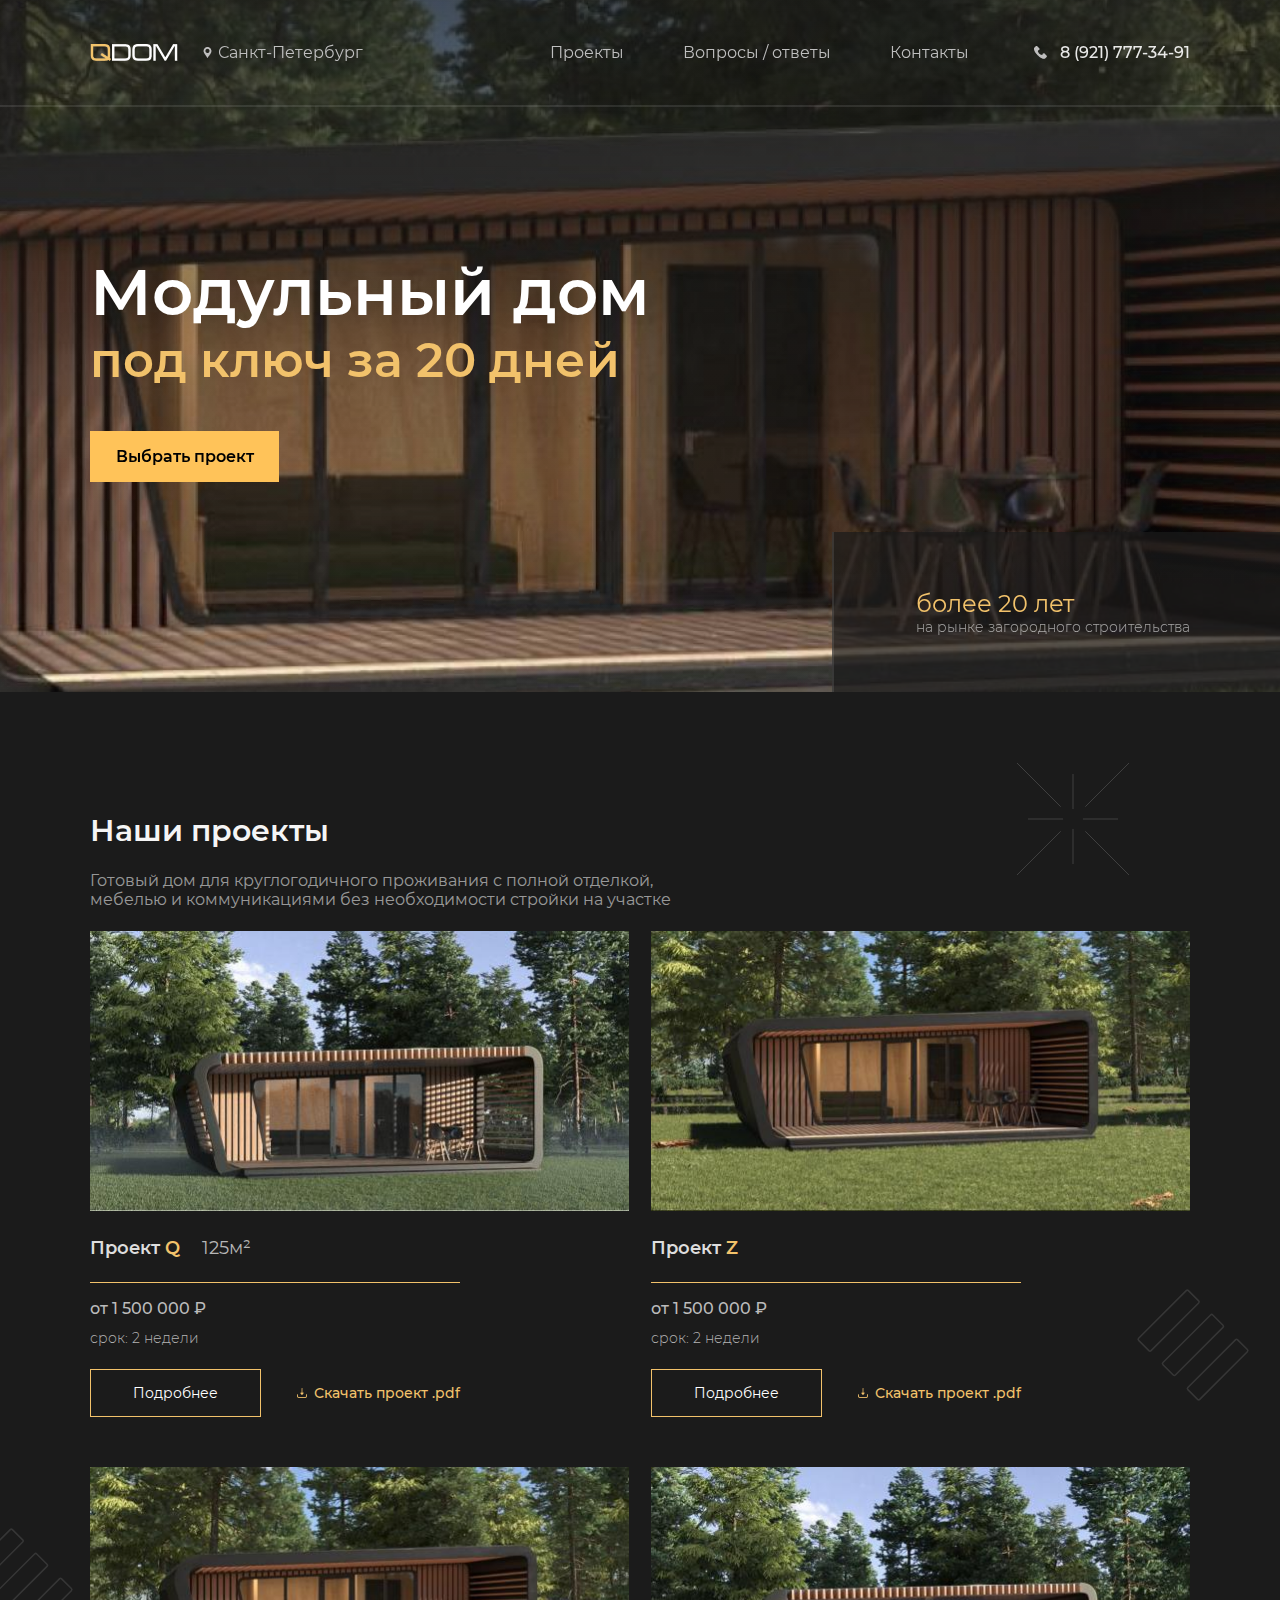
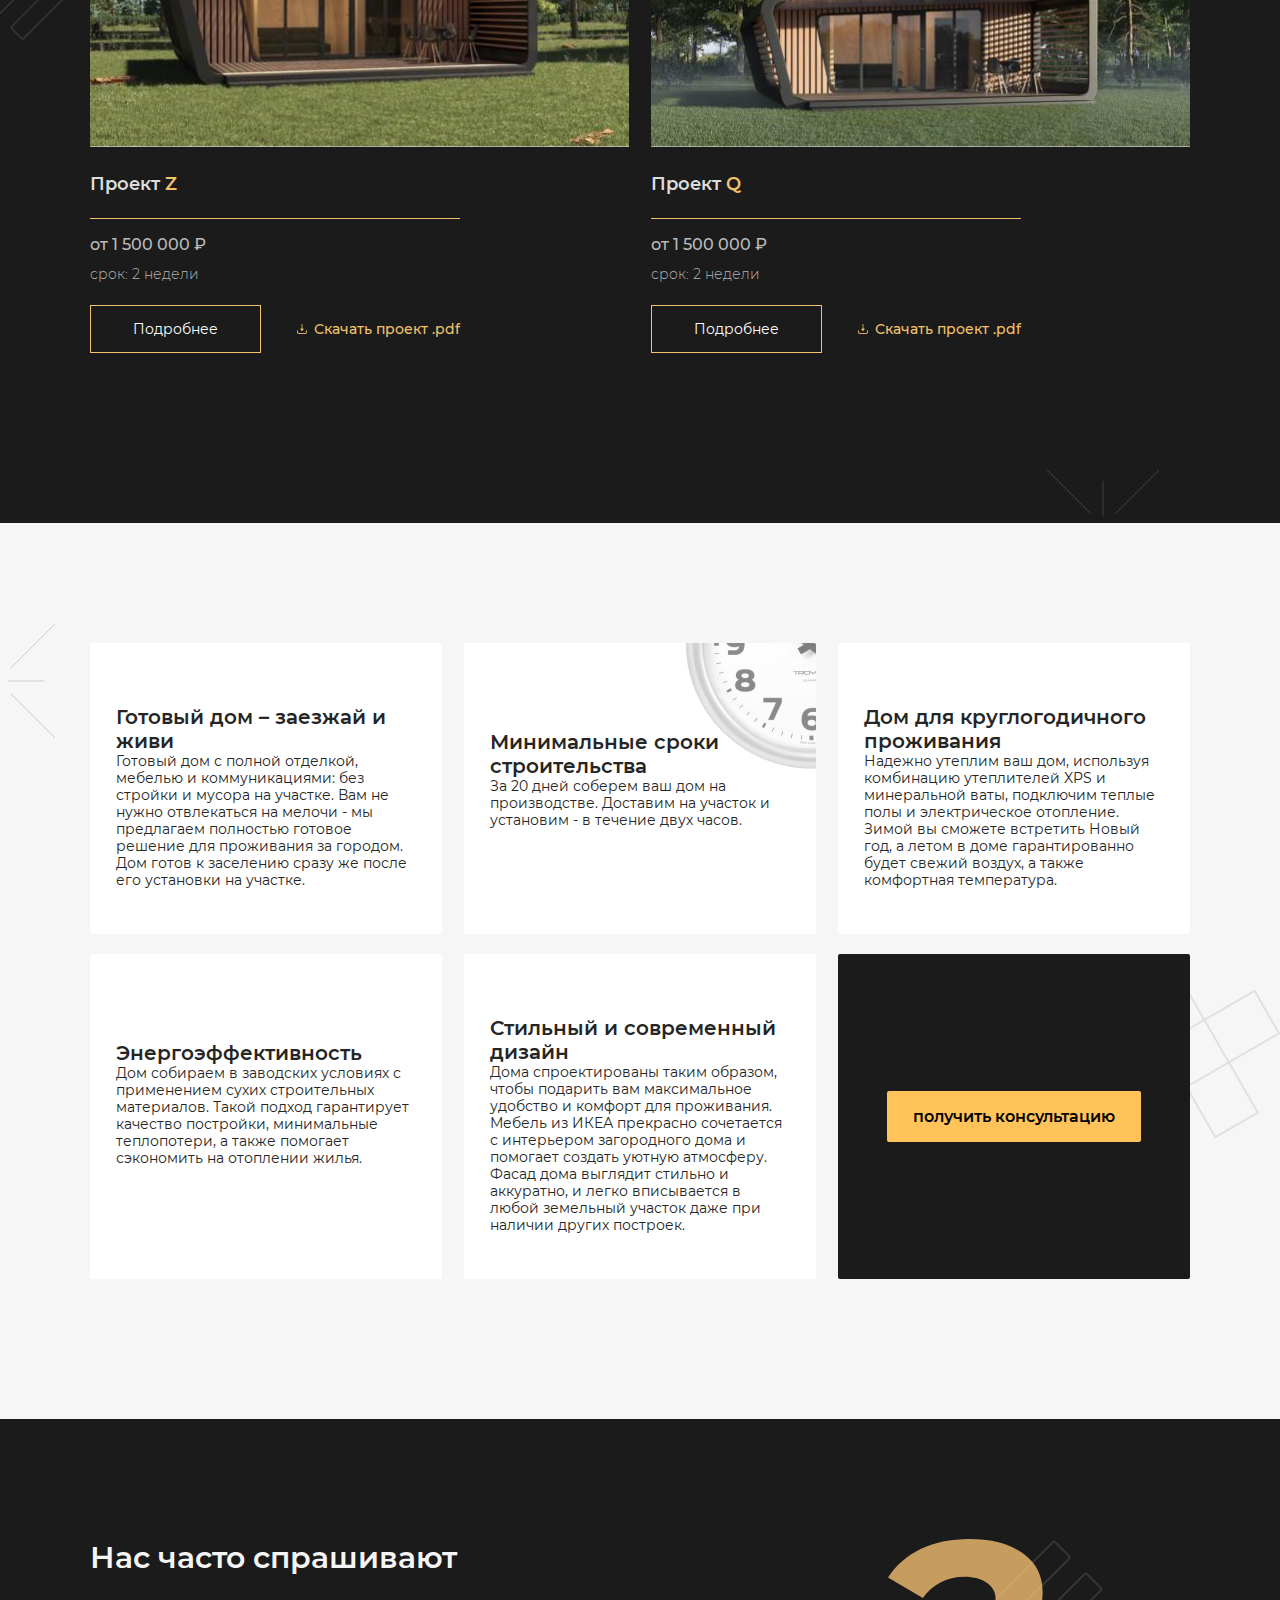
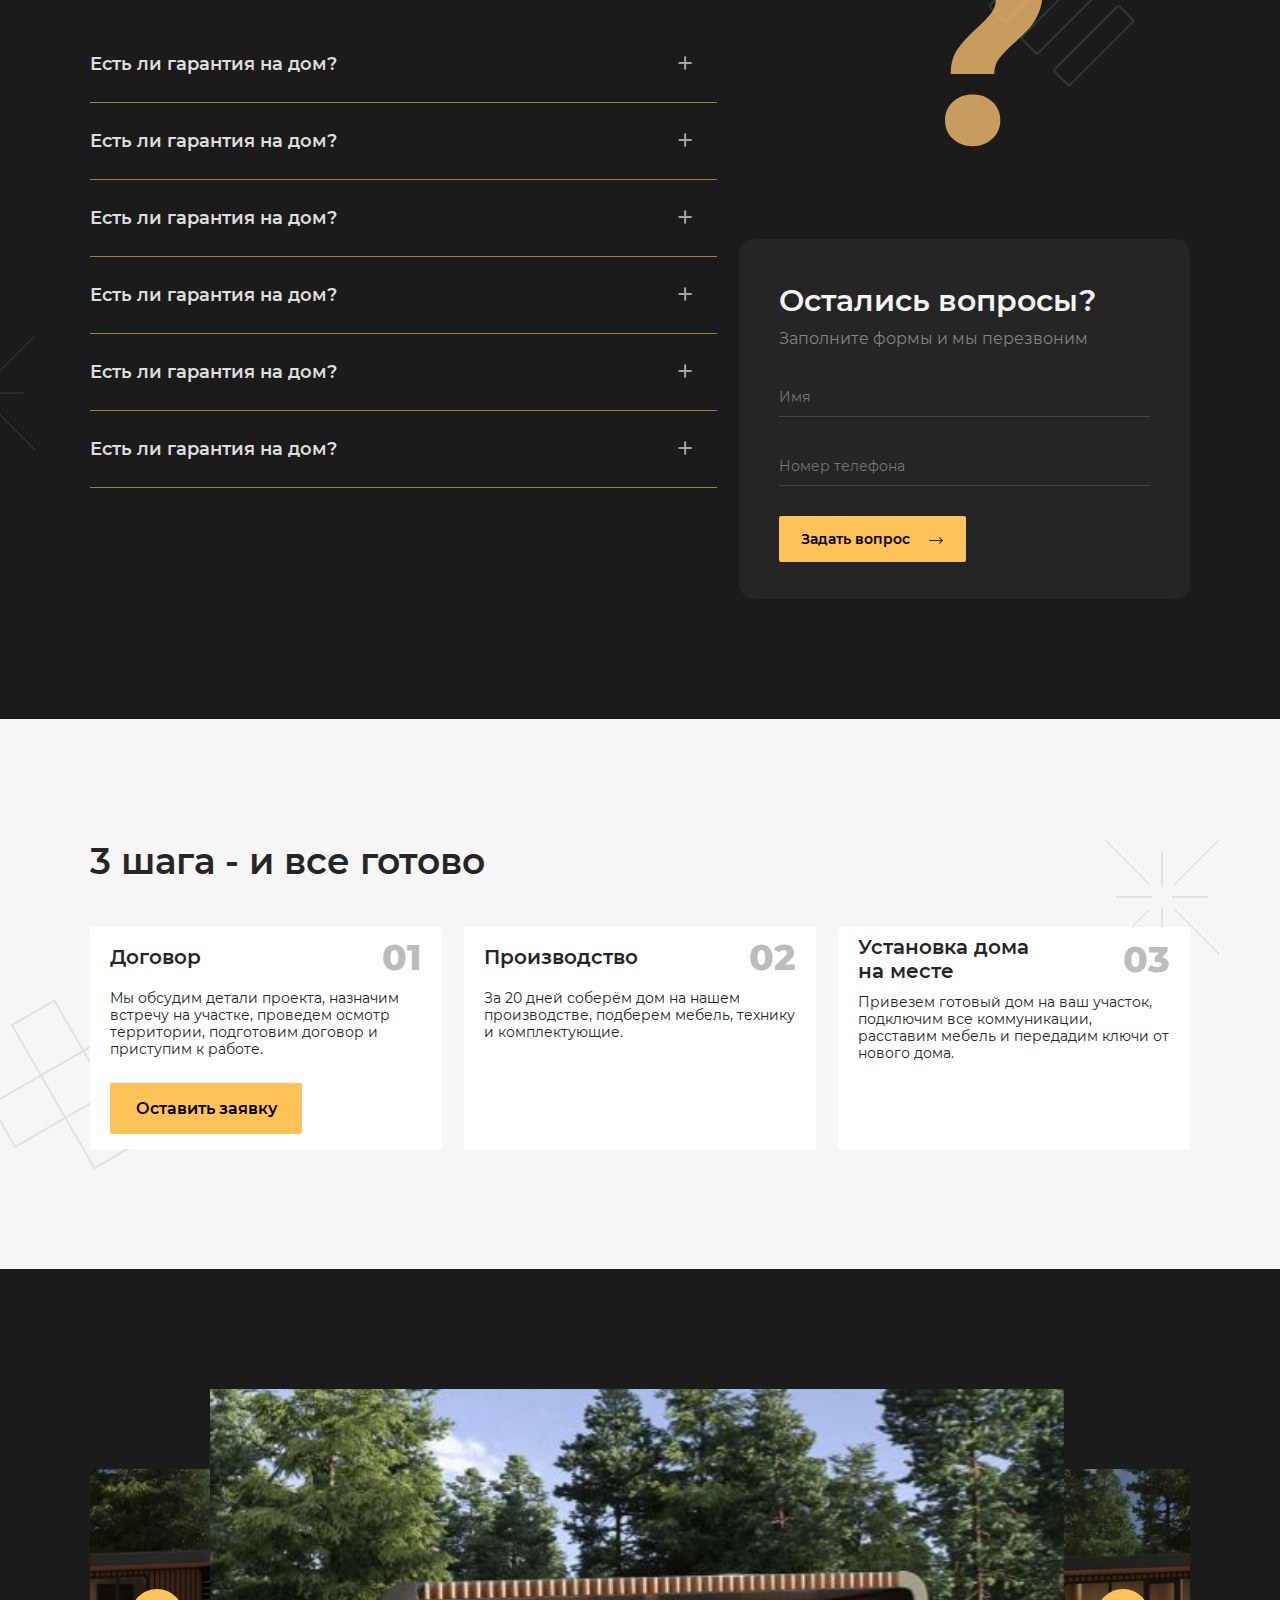
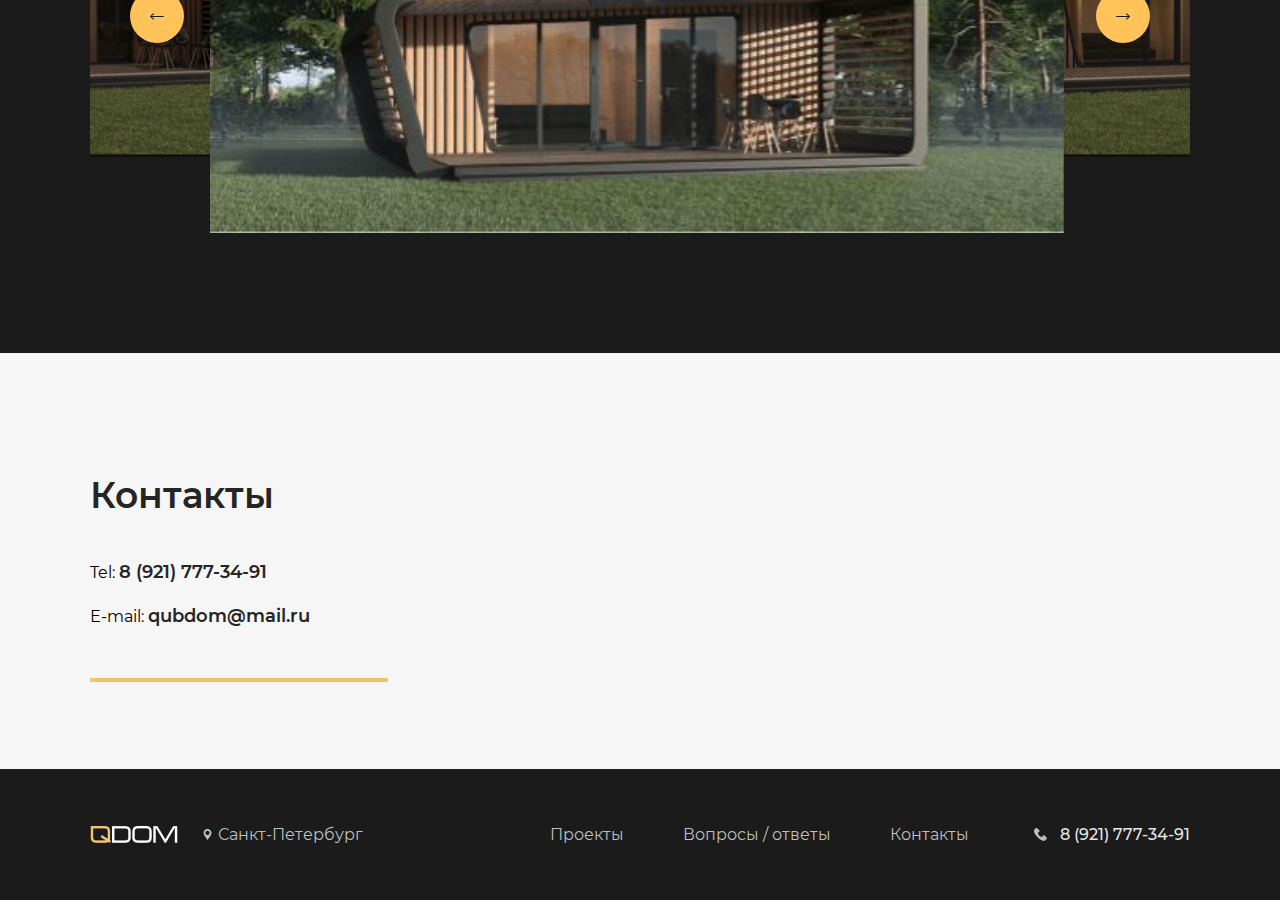
<file: index.html>
<!DOCTYPE html>
<html lang="en">
<head>
    <meta charset="UTF-8">
    <meta name="viewport" content="width=device-width, initial-scale=1.0">
    <link rel="stylesheet" href="./lib/css/owl.carousel.min.css">
    <link rel="stylesheet" href="./lib/css/owl.theme.default.min.css">
    <link rel="stylesheet" href="./style.min.css">
    <title>QDOM</title>
</head>
<body>

    <div class="popup-fon"></div>
    <div class="popup">
        <div class="popup-close">
            <span></span>
            <span></span>
        </div>
        <h2>Получить консультацию</h2>
        <p>Заполните формы и мы перезвоним</p>
        <form id="popupForm">
            <input type="text" placeholder="Имя" required>
            <input type="text" id="numbersPopup" placeholder="Номер телефона" required>
            <button class="btn">
                Задать вопрос
                <img src="./img/arrow.svg" alt="">
            </button>
        </form>
    </div>

    <header>
        <section>
            <div class="header-in">
                <div class="header-left">
                    <img src="./img/logo.png" alt="">
                    <div class="place">
                        <img src="./img/place.png" alt="">
                        <p class="desktopNumber">Санкт-Петербург</p>
                        <p class="mobileNumber">Спб</p>
                    </div>
                </div>
                <div class="burger">
                    <span></span>
                    <span></span>
                    <span></span>
                </div>
                <div class="header-right">
                    <nav>
                        <a class="productSlide" href="#">Проекты</a>
                        <a class="faqSlide" href="#">Вопросы / ответы</a>
                        <a class="contactSlide" href="#">Контакты</a>
                    </nav>
                    <a href="tel:8 (921) 777-34-91" class="number">
                        <img src="./img/number.png" alt="">
                        <p>8 (921) 777-34-91</p>
                    </a>
                </div>
            </div>
        </section>
    </header>

    <main>
        <div class="first-slide">
            <div class="first-slide--bg"></div>
            <div class="first-slide--info">
                <div>
                    <p>более 20 лет</p>
                    <span>на рынке загородного строительства</span>
                </div>
            </div>
            <section>
                <div class="first-slide-title">
                    <h1>Модульный дом</h1>
                    <p>под ключ за 20 дней</p>
                    <a href="#" class="btn productSlide">Выбрать проект</a>
                </div>
            </section>
            <div class="first-slide-slider owl-carousel owl-theme">
                <img src="./img/tmp/bg.jpg" alt="bg">
                <img src="./img/tmp/bg.jpg" alt="bg">
                <img src="./img/tmp/bg.jpg" alt="bg">
                <img src="./img/tmp/bg.jpg" alt="bg">
                <img src="./img/tmp/bg.jpg" alt="bg">
            </div>
        </div>

        <div class="wrapper wrapper-dark" id="product">
            <section>
                <img class="mobileElemHidden mobileElemHidden0" src="./img/decore-star.svg" alt="decore">
                <img class="mobileElemHidden mobileElemHidden1" src="./img/decore-star.svg" alt="decore">
                <img class="mobileElemHidden mobileElemHidden2" src="./img/decore-stripes.svg" alt="decore">
                <img class="mobileElemHidden mobileElemHidden3" src="./img/decore-stripes.svg" alt="decore">
                <h2>Наши проекты</h2>
                <p class="light">Готовый дом для круглогодичного проживания с полной отделкой, мебелью и коммуникациями без необходимости стройки на участке</p>
                <div class="product-wrapper">
                    <article>
                        <img class="article-img--product" src="./img/tmp/product1.jpg" alt="">
                        <div class="article-info">
                            <div class="article-title">
                                <h3>Проект <span>Q</span></h3>
                                <p>125м²</p>
                            </div>
                            <p class="article-rub">от 1 500 000 ₽</p>
                            <span class="article-time">срок: 2 недели</span>
                            <div class="article-link">
                                <a href="product.html" class="btn dark">Подробнее</a>
                                <a href="" class="download" download>
                                    <div>
                                        <img class="download-img" src="./img/download.png" alt="">
                                        <img class="download-img--hover" src="./img/download_hover.png" alt="">
                                    </div>
                                    Скачать проект .pdf
                                </a>
                            </div>
                        </div>
                    </article>

                    <article>
                        <img class="article-img--product" src="./img/tmp/product2.jpg" alt="">
                        <div class="article-info">
                            <div class="article-title">
                                <h3>Проект <span>Z</span></h3>
                            </div>
                            <p class="article-rub">от 1 500 000 ₽</p>
                            <span class="article-time">срок: 2 недели</span>
                            <div class="article-link">
                                <a href="product.html" class="btn dark">Подробнее</a>
                                <a href="" class="download" download>
                                    <div>
                                        <img class="download-img" src="./img/download.png" alt="">
                                        <img class="download-img--hover" src="./img/download_hover.png" alt="">
                                    </div>
                                    Скачать проект .pdf
                                </a>
                            </div>
                        </div>
                    </article>

                    <article>
                        <img class="article-img--product" src="./img/tmp/product3.jpg" alt="">
                        <div class="article-info">
                            <div class="article-title">
                                <h3>Проект <span>Z</span></h3>
                            </div>
                            <p class="article-rub">от 1 500 000 ₽</p>
                            <span class="article-time">срок: 2 недели</span>
                            <div class="article-link">
                                <a href="product.html" class="btn dark">Подробнее</a>
                                <a href="" class="download" download>
                                    <div>
                                        <img class="download-img" src="./img/download.png" alt="">
                                        <img class="download-img--hover" src="./img/download_hover.png" alt="">
                                    </div>
                                    Скачать проект .pdf
                                </a>
                            </div>
                        </div>
                    </article>

                    <article>
                        <img class="article-img--product" src="./img/tmp/product4.jpg" alt="">
                        <div class="article-info">
                            <div class="article-title">
                                <h3>Проект <span>Q</span></h3>
                            </div>
                            <p class="article-rub">от 1 500 000 ₽</p>
                            <span class="article-time">срок: 2 недели</span>
                            <div class="article-link">
                                <a href="product.html" class="btn dark">Подробнее</a>
                                <a href="" class="download" download>
                                    <div>
                                        <img class="download-img" src="./img/download.png" alt="">
                                        <img class="download-img--hover" src="./img/download_hover.png" alt="">
                                    </div>
                                    Скачать проект .pdf
                                </a>
                            </div>
                        </div>
                    </article>
                </div>
            </section>
        </div>

        <div class="wrapper">
            <section>
                <img class="mobileElemHidden mobileElemHidden4" src="./img/decore-star--dark.svg" alt="decore">
                <img class="mobileElemHidden mobileElemHidden5" src="./img/union.svg" alt="decore">
                <div class="advantage-wrapper">
                    <div class="advantage-elem">
                        <h3>Готовый дом – заезжай и живи</h3>
                        <p>Готовый дом с полной отделкой, мебелью и коммуникациями: без стройки и мусора на участке.
                             Вам не нужно отвлекаться на мелочи - мы предлагаем полностью готовое решение для проживания за городом.
                             Дом готов к заселению сразу же после его установки на участке.</p>
                    </div>
                    <div class="advantage-elem">
                        <img class="advantage-elem--img" src="./img/time.png" alt="">
                        <h3>Минимальные сроки строительства</h3>
                        <p>За 20 дней соберем ваш дом на производстве. Доставим на участок и установим - в течение двух часов.</p>
                    </div>
                    <div class="advantage-elem">
                        <h3>Дом для круглогодичного проживания</h3>
                        <p>Надежно утеплим ваш дом, используя комбинацию утеплителей XPS и минеральной ваты, подключим теплые полы и электрическое отопление.
                             Зимой вы сможете встретить Новый год, а летом в доме гарантированно будет свежий воздух, а также комфортная температура.</p>
                    </div>
                    <div class="advantage-elem">
                        <h3>Энергоэффективность</h3>
                        <p>Дом собираем в заводских условиях с применением сухих строительных материалов.
                             Такой подход гарантирует качество постройки, минимальные теплопотери, а также помогает сэкономить на отоплении жилья.</p>
                    </div>
                    <div class="advantage-elem">
                        <h3>Стильный и современный дизайн</h3>
                        <p>Дома спроектированы таким образом, чтобы подарить вам максимальное удобство и комфорт для проживания.
                             Мебель из ИКЕА прекрасно сочетается с интерьером загородного дома и помогает создать уютную атмосферу.
                             Фасад дома выглядит стильно и аккуратно, и легко вписывается в любой земельный участок даже при наличии других построек.</p>
                    </div>
                    <div class="advantage-elem advantage-elem--dark">
                        <a class="btn popupOpen">получить консультацию</a>
                    </div>
                </div>
            </section>
        </div>

        <div class="wrapper wrapper-dark" id="faq">
            <section>
                <img class="mobileElemHidden mobileElemHidden8" src="./img/decore-star.svg" alt="">
                <div class="faq-section">
                    <div class="faq-left">
                        <h2 class="light">Нас часто спрашивают</h2>
                        <div class="faq-wrapper">
                            <label>
                                <input type="checkbox" name="faq">
                                <div>
                                    <div class="faq-title">
                                        <h3>Есть ли гарантия на дом?</h3>
                                        <div>
                                            <img src="./img/faq.svg" alt="faq-open-close">
                                        </div>
                                    </div>
                                    <p class="faq-text">Каркас из массива дерева хвойных пород. Стены: комбинация утеплителей XPS и минеральной ваты.
                                         Внутренняя отделка: пол - шпунтованная доска из массива дерева, стены и потолок:
                                          массив дерева крашеный в светлые тона.
                                           Остекление: деревянные рамы стеклопакеты.</p>
                                </div>
                                <div class="line"></div>
                            </label>
    
                            <label>
                                <input type="checkbox" name="faq">
                                <div>
                                    <div class="faq-title">
                                        <h3>Есть ли гарантия на дом?</h3>
                                        <div>
                                            <img src="./img/faq.svg" alt="faq-open-close">
                                        </div>
                                    </div>
                                    <p class="faq-text">Каркас из массива дерева хвойных пород. Стены: комбинация утеплителей XPS и минеральной ваты.
                                         Внутренняя отделка: пол - шпунтованная доска из массива дерева, стены и потолок:
                                          массив дерева крашеный в светлые тона.
                                           Остекление: деревянные рамы стеклопакеты.</p>
                                </div>
                                <div class="line"></div>
                            </label>
    
                            <label>
                                <input type="checkbox" name="faq">
                                <div>
                                    <div class="faq-title">
                                        <h3>Есть ли гарантия на дом?</h3>
                                        <div>
                                            <img src="./img/faq.svg" alt="faq-open-close">
                                        </div>
                                    </div>
                                    <p class="faq-text">Каркас из массива дерева хвойных пород. Стены: комбинация утеплителей XPS и минеральной ваты.
                                         Внутренняя отделка: пол - шпунтованная доска из массива дерева, стены и потолок:
                                          массив дерева крашеный в светлые тона.
                                           Остекление: деревянные рамы стеклопакеты.</p>
                                </div>
                                <div class="line"></div>
                            </label>
    
                            <label>
                                <input type="checkbox" name="faq">
                                <div>
                                    <div class="faq-title">
                                        <h3>Есть ли гарантия на дом?</h3>
                                        <div>
                                            <img src="./img/faq.svg" alt="faq-open-close">
                                        </div>
                                    </div>
                                    <p class="faq-text">Каркас из массива дерева хвойных пород. Стены: комбинация утеплителей XPS и минеральной ваты.
                                         Внутренняя отделка: пол - шпунтованная доска из массива дерева, стены и потолок:
                                          массив дерева крашеный в светлые тона.
                                           Остекление: деревянные рамы стеклопакеты.</p>
                                </div>
                                <div class="line"></div>
                            </label>
    
                            <label>
                                <input type="checkbox" name="faq">
                                <div>
                                    <div class="faq-title">
                                        <h3>Есть ли гарантия на дом?</h3>
                                        <div>
                                            <img src="./img/faq.svg" alt="faq-open-close">
                                        </div>
                                    </div>
                                    <p class="faq-text">Каркас из массива дерева хвойных пород. Стены: комбинация утеплителей XPS и минеральной ваты.
                                         Внутренняя отделка: пол - шпунтованная доска из массива дерева, стены и потолок:
                                          массив дерева крашеный в светлые тона.
                                           Остекление: деревянные рамы стеклопакеты.</p>
                                </div>
                                <div class="line"></div>
                            </label>
    
                            <label>
                                <input type="checkbox" name="faq">
                                <div>
                                    <div class="faq-title">
                                        <h3>Есть ли гарантия на дом?</h3>
                                        <div>
                                            <img src="./img/faq.svg" alt="faq-open-close">
                                        </div>
                                    </div>
                                    <p class="faq-text">Каркас из массива дерева хвойных пород. Стены: комбинация утеплителей XPS и минеральной ваты.
                                         Внутренняя отделка: пол - шпунтованная доска из массива дерева, стены и потолок:
                                          массив дерева крашеный в светлые тона.
                                           Остекление: деревянные рамы стеклопакеты.</p>
                                </div>
                                <div class="line"></div>
                            </label>
                        </div>
                    </div>
                    <div class="faq-right">
                        <div class="faq-right--top">
                            <img class="mobileElemHidden mobileElemHidden6" src="./img/decore-stripes.svg" alt="decore">
                            <img class="mobileElemHidden mobileElemHidden7" src="./img/question.svg" alt="decore">
                        </div>
                        <div class="faq-right--bottom">
                            <h2 class="light">Остались вопросы?</h2>
                            <p>Заполните формы и мы перезвоним</p>
                            <form id="faqForm">
                                <input type="text" placeholder="Имя" required>
                                <input type="text" id="numbers" placeholder="Номер телефона" required>
                                <button class="btn">
                                    Задать вопрос
                                    <img src="./img/arrow.svg" alt="">
                                </button>
                            </form>
                        </div>
                    </div>
                </div>
            </section>
        </div>

        <div class="wrapper">
            <section>
                <img class="mobileElemHidden mobileElemHidden9" src="./img/decore-star--dark.svg" alt="decore">
                <img class="mobileElemHidden mobileElemHidden10" src="./img/union.svg" alt="decore">
                <h2 class="dark">3 шага - и все готово</h2>
                <div class="steps-wrapper">
                    <div class="step-elem">
                        <div class="step-elem-title">
                            <h3>Договор</h3>
                            <h4>01</h4>
                        </div>
                        <p>Мы обсудим детали проекта, назначим встречу на участке, проведем осмотр территории, подготовим договор и приступим к работе.</p>
                        <a class="btn popupOpen">Оставить заявку</a>
                    </div>

                    <div class="step-elem">
                        <div class="step-elem-title">
                            <h3>Производство</h3>
                            <h4>02</h4>
                        </div>
                        <p>За 20 дней соберём дом на нашем производстве, подберем мебель, технику и комплектующие.</p>
                    </div>

                    <div class="step-elem">
                        <div class="step-elem-title">
                            <h3>Установка дома на месте</h3>
                            <h4>03</h4>
                        </div>
                        <p>Привезем готовый дом на ваш участок, подключим все коммуникации, расставим мебель и передадим ключи от нового дома.</p>
                    </div>
                </div>
            </section>
        </div>

        <div class="wrapper wrapper-dark slider-active-wrapper slider-dots-disabled">
            <section>
                <div id="sliderNavWrapper"></div>
                <div class="slider-wrapper owl-carousel owl-theme">
                    <div class="slider-elem">
                        <div class="dark-fon"></div>
                        <img src="./img/tmp/product1.jpg" alt="slider image">
                    </div>
                    <div class="slider-elem">
                        <div class="dark-fon"></div>
                        <img src="./img/tmp/product2.jpg" alt="slider image">
                    </div>
                    <div class="slider-elem">
                        <div class="dark-fon"></div>
                        <img src="./img/tmp/product3.jpg" alt="slider image">
                    </div>
                    <div class="slider-elem">
                        <div class="dark-fon"></div>
                        <img src="./img/tmp/product4.jpg" alt="slider image">
                    </div>
                    <div class="slider-elem">
                        <div class="dark-fon"></div>
                        <img src="./img/tmp/product1.jpg" alt="slider image">
                    </div>
                    <div class="slider-elem">
                        <div class="dark-fon"></div>
                        <img src="./img/tmp/product2.jpg" alt="slider image">
                    </div>
                </div>
            </section>
        </div>

        <div class="wrapper wrapper-pre-footer" id="contact">
            <section>
                <div class="pre-footer--left">
                    <h2 class="dark">Контакты</h2>
                    <p class="pre-footer--text">Tel: <a href="tel:8 (921) 777-34-91">8 (921) 777-34-91</a></p>
                    <p class="pre-footer--text pre-footer--mail">Е-mail: <a href="">qubdom@mail.ru</a></p>
                </div>
            </section>
            <div class="pre-footer-right">
                <iframe src="https://www.google.com/maps/embed?pb=!1m14!1m12!1m3!1d127909.34904990102!2d30.34982925063478!3d59.93905178491792!2m3!1f0!2f0!3f0!3m2!1i1024!2i768!4f13.1!5e0!3m2!1sru!2sru!4v1599400061221!5m2!1sru!2sru" width="100%" height="100%" frameborder="0" style="border:0;" allowfullscreen="" aria-hidden="false" tabindex="0"></iframe>
                <div class="map-line"></div>
            </div>
        </div>
    </main>
    
    <footer class="wrapper-dark">
        <section>
            <div class="footer-in">
                <div class="footer-left">
                    <img src="./img/logo.png" alt="">
                    <div class="place">
                        <img src="./img/place.png" alt="">
                        <p class="desktopNumber">Санкт-Петербург</p>
                        <p class="mobileNumber">Спб</p>
                    </div>
                </div>
                <div class="footer-right">
                    <nav>
                        <a class="productSlide" href="#">Проекты</a>
                        <a class="faqSlide" href="#">Вопросы / ответы</a>
                        <a class="contactSlide" href="#">Контакты</a>
                    </nav>
                    <a href="tel:8 (921) 777-34-91" class="number">
                        <img src="./img/number.png" alt="">
                        <p>8 (921) 777-34-91</p>
                    </a>
                </div>
            </div>
        </section>
    </footer>

    <script type="text/javascript" src="https://code.jquery.com/jquery-3.5.1.min.js"></script>
    <script src="./lib/js/jquery.maskedinput.min.js"></script>
    <script type="text/javascript" src="./lib/js/owl.carousel.min.js"></script>
    <script type="text/javascript" src="./js/main.js"></script>
</body>
</html>
</file>
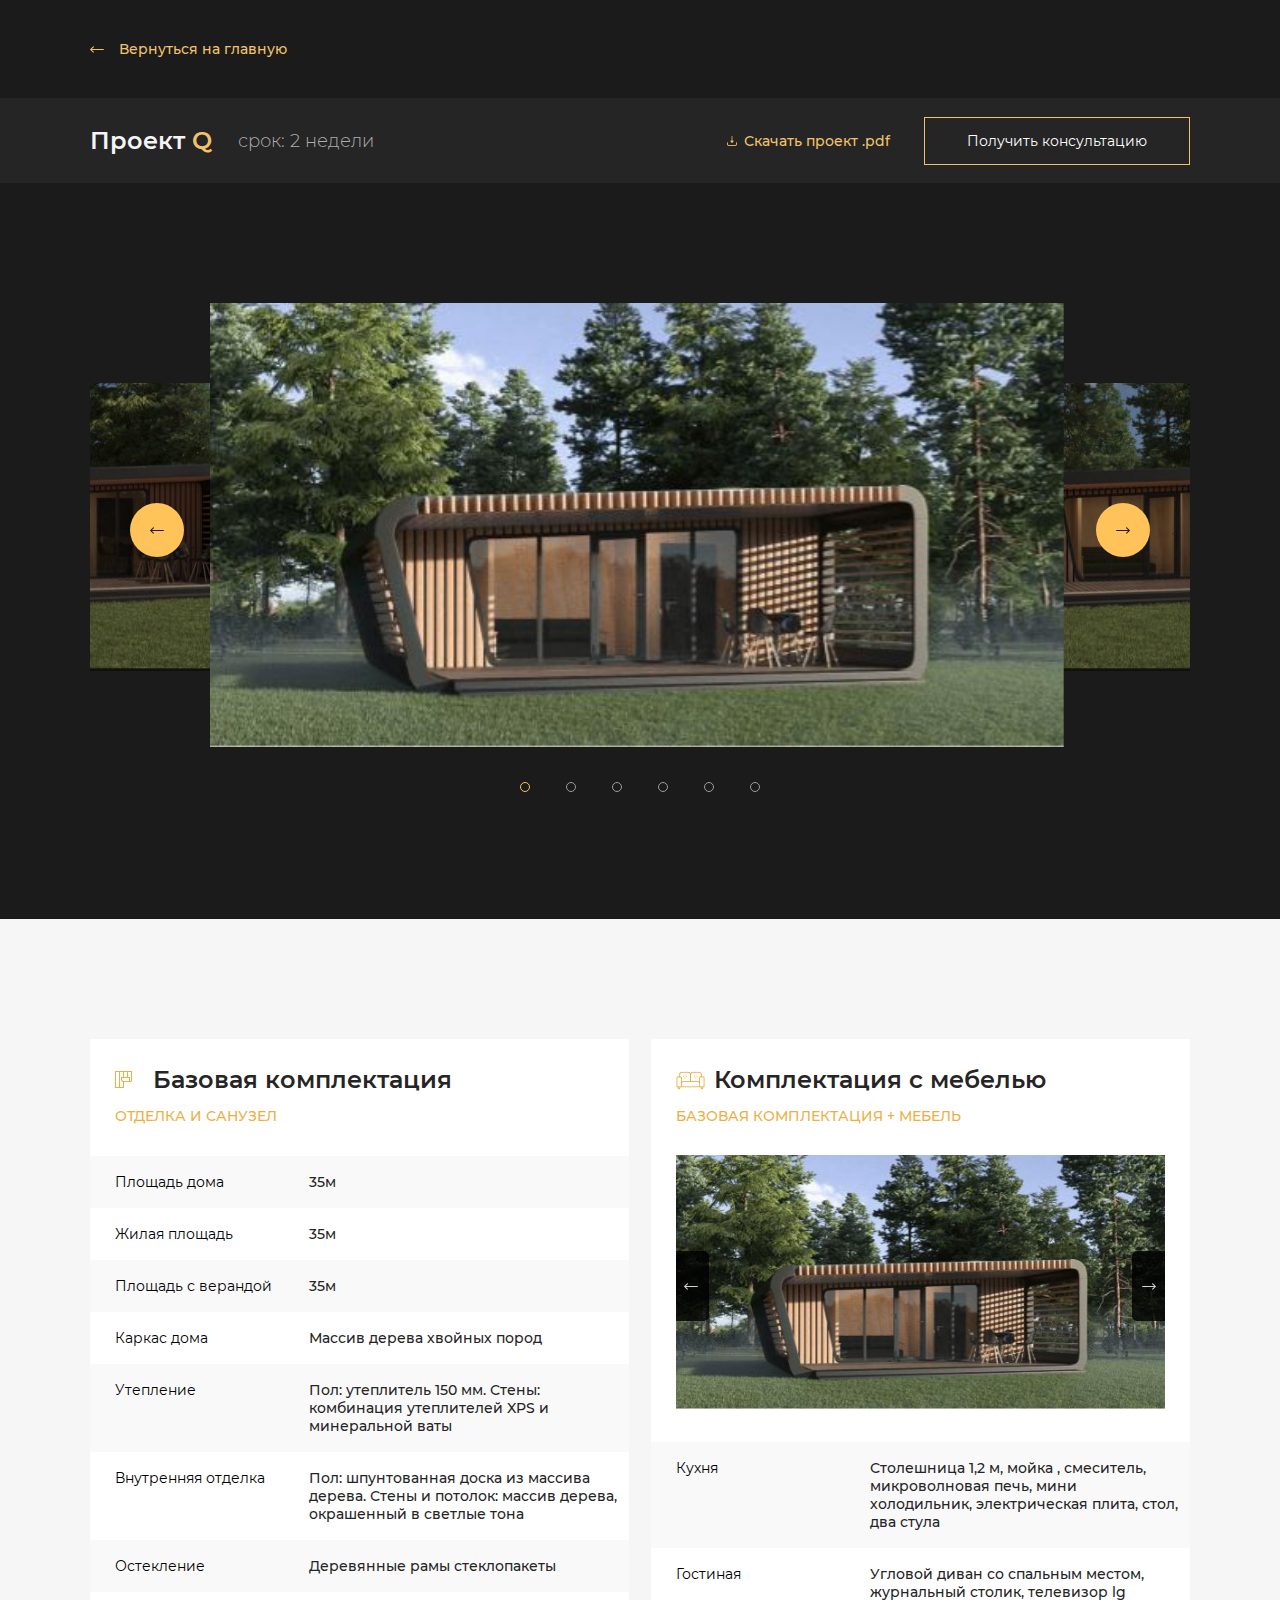
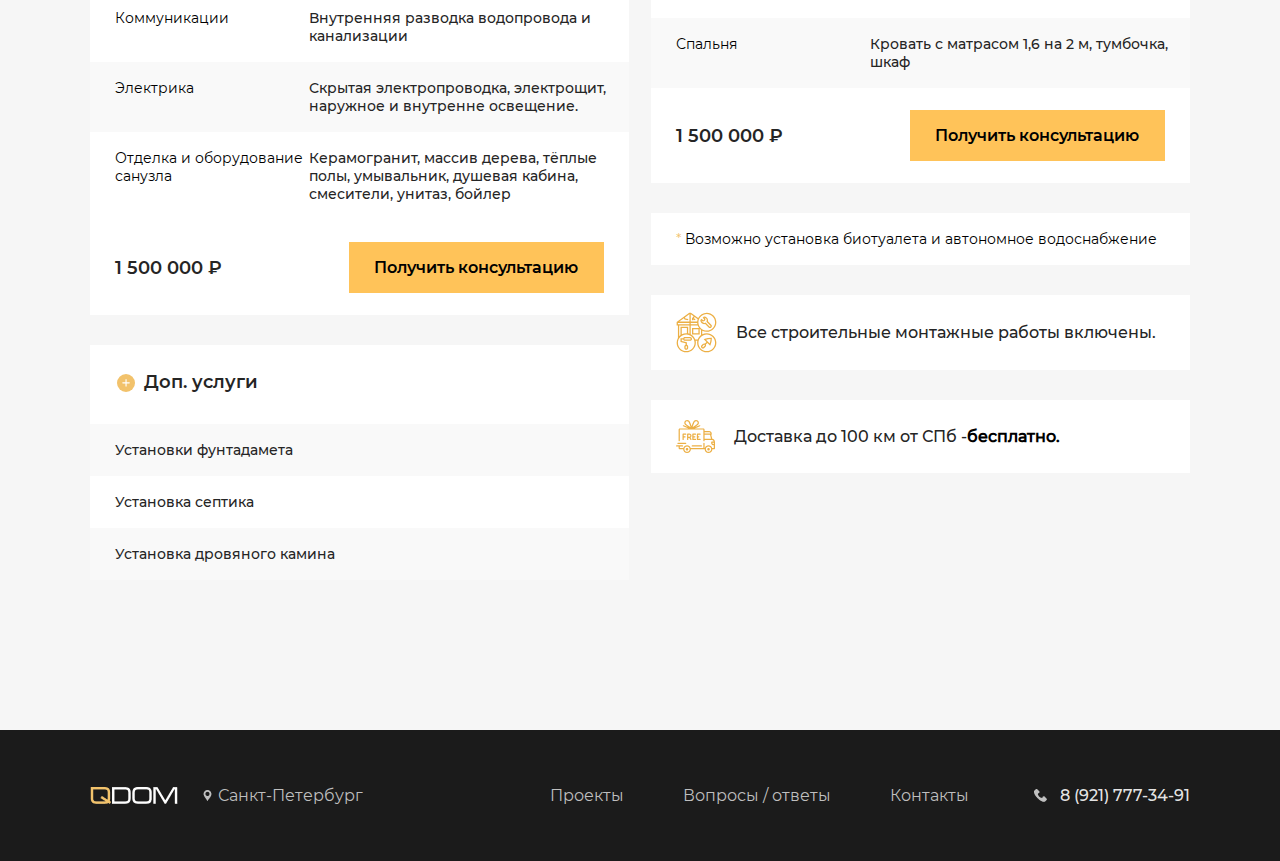
<file: product.html>
<!DOCTYPE html>
<html lang="en">
<head>
    <meta charset="UTF-8">
    <meta name="viewport" content="width=device-width, initial-scale=1.0">
    <link rel="stylesheet" href="./lib/css/owl.carousel.min.css">
    <link rel="stylesheet" href="./lib/css/owl.theme.default.min.css">
    <link rel="stylesheet" href="./style.min.css">
    <title>QDOM Product</title>
</head>
<body>
    
    <div class="popup-fon"></div>
    <div class="popup">
        <div class="popup-close">
            <span></span>
            <span></span>
        </div>
        <h2>Получить консультацию</h2>
        <p>Заполните формы и мы перезвоним</p>
        <form id="popupForm">
            <input type="text" placeholder="Имя" required>
            <input type="text" id="numbersPopup" placeholder="Номер телефона" required>
            <button class="btn">
                Задать вопрос
                <img src="./img/arrow.svg" alt="">
            </button>
        </form>
    </div>

    <div class="product-header">
        <div class="header-top">
            <section>
                <a class="back" href="index.html">
                    <img class="back-img" src="./img/back.svg" alt="back">
                    <img class="back-img--hover" src="./img/slider-arrow--hover.svg" alt="back">
                    Вернуться на главную
                </a>
            </section>
        </div>
        <div class="header-dawn">
            <section>
                <div class="header-dawn--left">
                    <h2 class="product-title">Проект <span>Q</span></h2>
                    <p>срок: 2 недели</p>
                </div>
                <div class="header-dawn--right">
                    <a href="" class="download" download>
                        <div>
                            <img class="download-img" src="./img/download.png" alt="">
                            <img class="download-img--hover" src="./img/download_hover.png" alt="">
                        </div>
                        Скачать проект .pdf
                    </a>
                    <a class="btn dark popupOpen">Получить консультацию</a>
                </div>
            </section>
        </div>
    </div>

    <div class="wrapper wrapper-dark slider-active-wrapper product-page">
        <section>
            <div id="sliderNavWrapper"></div>
            <div class="slider-wrapper owl-carousel owl-theme">
                <div class="slider-elem">
                    <div class="dark-fon"></div>
                    <img src="./img/tmp/product1.jpg" alt="slider image">
                </div>
                <div class="slider-elem">
                    <div class="dark-fon"></div>
                    <img src="./img/tmp/product2.jpg" alt="slider image">
                </div>
                <div class="slider-elem">
                    <div class="dark-fon"></div>
                    <img src="./img/tmp/product3.jpg" alt="slider image">
                </div>
                <div class="slider-elem">
                    <div class="dark-fon"></div>
                    <img src="./img/tmp/product4.jpg" alt="slider image">
                </div>
                <div class="slider-elem">
                    <div class="dark-fon"></div>
                    <img src="./img/tmp/product1.jpg" alt="slider image">
                </div>
                <div class="slider-elem">
                    <div class="dark-fon"></div>
                    <img src="./img/tmp/product2.jpg" alt="slider image">
                </div>
            </div>
            <div id="sliderDotWrapper"></div>
        </section>
    </div>

    <div class="wrapper">
        <section class="product-tables-wrapper">
            <div class="product-table-left">
                <div class="product-table">
                    <div class="product-table--title">
                        <h3>
                            <img src="./img/table1.svg" alt="">
                            Базовая комплектация</h3>
                        <p>Отделка и санузел</p>
                    </div>
                    <div class="product-table--row">
                        <p class="left">Площадь дома</p>
                        <p class="right">35м</p>
                    </div>
                    <div class="product-table--row">
                        <p class="left">Жилая площадь</p>
                        <p class="right">35м</p>
                    </div>
                    <div class="product-table--row">
                        <p class="left">Площадь с верандой</p>
                        <p class="right">35м</p>
                    </div>
                    <div class="product-table--row">
                        <p class="left">Каркас дома</p>
                        <p class="right">Массив дерева хвойных пород</p>
                    </div>
                    <div class="product-table--row">
                        <p class="left">Утепление</p>
                        <p class="right">Пол: утеплитель 150 мм. Стены: комбинация утеплителей XPS и минеральной ваты</p>
                    </div>
                    <div class="product-table--row">
                        <p class="left">Внутренняя отделка</p>
                        <p class="right">Пол: шпунтованная доска из массива дерева. Стены и потолок: массив дерева, окрашенный в светлые тона</p>
                    </div>
                    <div class="product-table--row">
                        <p class="left">Остекление</p>
                        <p class="right">Деревянные рамы стеклопакеты</p>
                    </div>
                    <div class="product-table--row">
                        <p class="left">Коммуникации</p>
                        <p class="right">Внутренняя разводка водопровода и канализации</p>
                    </div>
                    <div class="product-table--row">
                        <p class="left">Электрика</p>
                        <p class="right">Скрытая электропроводка, электрощит, наружное и внутренне освещение.</p>
                    </div>
                    <div class="product-table--row">
                        <p class="left">Отделка и оборудование санузла</p>
                        <p class="right">Керамогранит, массив дерева, тёплые полы, умывальник, душевая кабина, смесители, унитаз, бойлер</p>
                    </div>
                    <div class="product-table--footer">
                        <p class="price">1 500 000 ₽</p>
                        <a class="btn">Получить консультацию</a>
                    </div>
                </div>
    
                <div class="product-table dop--table">
                    <div class="product-table--title">
                        <h3>
                            <img src="./img/table3.svg" alt="">
                            Доп. услуги</h3>
                    </div>
                    <div class="product-table--row">
                        <p class="left left-big">Установки фунтадамета</p>
                    </div>
                    <div class="product-table--row">
                        <p class="left left-big">Установка септика</p>
                    </div>
                    <div class="product-table--row">
                        <p class="left left-big">Установка дровяного камина</p>
                    </div>
                </div>
            </div>

            <div class="product-table-right">
                <div class="product-table">
                    <div class="product-table--title">
                        <h3>
                            <img src="./img/table2.jpg" alt="">
                            Комплектация с мебелью
                        </h3>
                        <p>Базовая комплектация + мебель</p>
                        <div class="product-table--img owl-carousel owl-theme">
                            <img src="./img/tmp/product1.jpg" alt="">
                            <img src="./img/tmp/product2.jpg" alt="">
                            <img src="./img/tmp/product3.jpg" alt="">
                            <img src="./img/tmp/product4.jpg" alt="">
                        </div>
                        <div id="tableNavWrapper"></div>
                    </div>
                    <div class="product-table--row">
                        <p class="left">Кухня</p>
                        <p class="right">Столешница 1,2 м, мойка , смеситель, микроволновая печь, мини холодильник, электрическая плита, стол, два стула</p>
                    </div>
                    <div class="product-table--row">
                        <p class="left">Гостиная</p>
                        <p class="right">Угловой диван со спальным местом, журнальный столик, телевизор lg</p>
                    </div>
                    <div class="product-table--row">
                        <p class="left">Спальня</p>
                        <p class="right">Кровать с матрасом 1,6 на 2 м, тумбочка, шкаф</p>
                    </div>
                    <div class="product-table--footer">
                        <p class="price">1 500 000 ₽</p>
                        <a class="btn">Получить консультацию</a>
                    </div>
                </div>
    
                <div class="product-table">
                    <div class="product-table--row">
                        <p class="left left-big left-star"> Возможно установка биотуалета и автономное водоснабжение</p>
                    </div>
                </div>

                <div class="product-table">
                    <div class="product-table--row">
                        <p class="table-all">
                            <img src="./img/table5.svg" alt="">
                            Все строительные монтажные работы включены.</p>
                    </div>
                </div>

                <div class="product-table">
                    <div class="product-table--row">
                        <p class="table-all">
                            <img src="./img/table6.svg" alt="">
                            Доставка до 100 км от СПб - <span>бесплатно.</span></p>
                    </div>
                </div>
            </div>
        </section>
    </div>

    <footer class="wrapper-dark">
        <section>
            <div class="footer-in">
                <div class="footer-left">
                    <img src="./img/logo.png" alt="">
                    <div class="place">
                        <img src="./img/place.png" alt="">
                        <p class="desktopNumber">Санкт-Петербург</p>
                        <p class="mobileNumber">Спб</p>
                    </div>
                </div>
                <div class="footer-right">
                    <nav>
                        <a class="productSlide" href="#">Проекты</a>
                        <a class="faqSlide" href="#">Вопросы / ответы</a>
                        <a class="contactSlide" href="#">Контакты</a>
                    </nav>
                    <a href="tel:8 (921) 777-34-91" class="number">
                        <img src="./img/number.png" alt="">
                        <p>8 (921) 777-34-91</p>
                    </a>
                </div>
            </div>
        </section>
    </footer>

    <script type="text/javascript" src="https://code.jquery.com/jquery-3.5.1.min.js"></script>
    <script src="./lib/js/jquery.maskedinput.min.js"></script>
    <script type="text/javascript" src="./lib/js/owl.carousel.min.js"></script>
    <script type="text/javascript" src="./js/main.js"></script>
</body>
</html>
</file>
<file: style.min.css>
*{padding:0;margin:0;box-sizing:border-box}html{font-size:10px;overflow-x:hidden}body{overflow-x:hidden;-webkit-box-sizing:border-box;box-sizing:border-box;-webkit-font-smoothing:antialiased;-moz-font-smoothing:antialiased;-o-font-smoothing:antialiased}@font-face{font-family:'Montserrat Light';src:url("./fonts/Montserrat-Light.eot");src:url("./fonts/Montserrat-Light.eot?#iefix") format("embedded-opentype"),url("./fonts/Montserrat-Light.woff") format("woff"),url("./fonts/Montserrat-Light.ttf") format("truetype");font-weight:normal;font-style:normal}@font-face{font-family:'Montserrat Regular';src:url("./fonts/Montserrat-Regular.eot");src:url("./fonts/Montserrat-Regular.eot?#iefix") format("embedded-opentype"),url("./fonts/Montserrat-Regular.woff") format("woff"),url("./fonts/Montserrat-Regular.ttf") format("truetype");font-weight:normal;font-style:normal;font-display:swap}@font-face{font-family:'Montserrat Medium';src:url("./fonts/Montserrat-Medium.eot");src:url("./fonts/Montserrat-Medium.eot?#iefix") format("embedded-opentype"),url("./fonts/Montserrat-Medium.woff") format("woff"),url("./fonts/Montserrat-Medium.ttf") format("truetype");font-weight:normal;font-style:normal;font-display:swap}@font-face{font-family:'Montserrat Semibold';src:url("./fonts/Montserrat-SemiBold.eot");src:url("./fonts/Montserrat-SemiBold.eot?#iefix") format("embedded-opentype"),url("./fonts/Montserrat-SemiBold.woff") format("woff"),url("./fonts/Montserrat-SemiBold.ttf") format("truetype");font-weight:normal;font-style:normal;font-display:swap}@font-face{font-family:'Montserrat Bold';src:url("./fonts/Montserrat-ExtraBold.eot");src:url("./fonts/Montserrat-ExtraBold.eot?#iefix") format("embedded-opentype"),url("./fonts/Montserrat-ExtraBold.woff") format("woff"),url("./fonts/Montserrat-ExtraBold.ttf") format("truetype");font-weight:normal;font-style:normal;font-display:swap}@font-face{font-family:'Montserrat Black';src:url("./fonts/Montserrat-Black.eot");src:url("./fonts/Montserrat-Black.eot?#iefix") format("embedded-opentype"),url("./fonts/Montserrat-Black.woff") format("woff"),url("./fonts/Montserrat-Black.ttf") format("truetype");font-weight:normal;font-style:normal;font-display:swap}section{position:relative;width:1100px;margin:0 auto}h1{font-family:'Montserrat Semibold';font-size:64px;text-shadow:0px 4px 26px rgba(0,0,0,0.25);color:#FFFFFF}h2{font-family:'Montserrat Semibold';font-size:30px;color:#F5F5F5}h3{font-family:'Montserrat Semibold';font-size:18px;color:#ddd}p{font-family:'Montserrat Regular';font-size:16px}span{font-family:'Montserrat Light';font-size:14px}a{font-family:'Montserrat Semibold';font-size:16px;text-decoration:none;outline:none;cursor:pointer;-webkit-transition:.3s;-moz-transition:.3s;-o-transition:.3s;transition:.3s}button{font-family:'Montserrat Semibold';border:none;cursor:pointer;border-radius:2px;-webkit-transition:.3s;-moz-transition:.3s;-o-transition:.3s;transition:.3s;display:-webkit-box;display:-moz-box;display:-webkit-flex;display:-ms-flexbox;display:flex;-webkit-box-align:center;-moz-box-align:center;-ms-flex-align:center;align-items:center;-webkit-box-pack:justify;-moz-box-pack:justify;-ms-flex-pack:justify;justify-content:space-between}button img{margin-left:15px}.number p:hover,.number p:focus,nav a:hover,nav a:focus{color:white}.btn{display:inline-block;padding:1em 1.6em;background-color:#FFC359;color:black;font-size:14px}.btn.dark{font-family:'Montserrat Regular';background-color:#1B1B1B;border:1px solid #F2C26B;color:white;font-size:14px;padding:1em 3em}a.btn{font-size:16px}.btn:hover,.btn:focus{background:#FFFFFF}.btn.dark:hover,.btn.dark:focus{background-color:#FFC359;color:black}.btn:active{background:#D2A75A}.btn.dark:active{background:#D2A75A}.wrapper{padding:120px 0;overflow:hidden;background:#F6F6F6}.wrapper-dark{background-color:#1B1B1B}.burger{display:none}header{display:-webkit-box;display:-moz-box;display:-webkit-flex;display:-ms-flexbox;display:flex;-webkit-box-align:center;-moz-box-align:center;-ms-flex-align:center;align-items:center;position:absolute;z-index:20;top:0;left:0;width:100%;height:107px;border-bottom:2px solid rgba(255,255,255,0.1);color:#BFBFBF}.header-in,.header-left,.place,nav,.footer-in,.footer-right,.footer-left,.footer,.header-right,.number{display:-webkit-box;display:-moz-box;display:-webkit-flex;display:-ms-flexbox;display:flex;-webkit-box-pack:justify;-moz-box-pack:justify;-ms-flex-pack:justify;justify-content:space-between;-webkit-box-align:center;-moz-box-align:center;-ms-flex-align:center;align-items:center}.place{margin-left:25px}.place p{margin-left:6px}nav{width:419px;margin-right:65px}nav a{font-family:'Montserrat Regular';color:#BFBFBF}.number p{font-family:'Montserrat Medium';color:rgba(255,255,255,0.9);margin-left:13px;-webkit-transition:.3s;-moz-transition:.3s;-o-transition:.3s;transition:.3s}.mobileNumber{display:none}.first-slide{position:relative;overflow:hidden}.first-slide-slider{position:relative;z-index:0;width:100%;height:100%;overflow:hidden}.first-slide-slider img{object-fit:cover;width:100vw;height:690px}.first-slide-slider .owl-item.active img{-webkit-transition:12.6s;-moz-transition:12.6s;-o-transition:12.6s;transition:12.6s;transform:scale(1.3)}.first-slide--bg{position:absolute;z-index:1;top:0;left:0;width:100%;height:100%;background:linear-gradient(180deg, rgba(27,27,27,0.72) 0%, rgba(27,27,27,0) 100%)}.dark-rec{position:absolute;z-index:2;right:0;bottom:0;width:21%;height:160px;background:rgba(27,27,27,0.72)}.first-slide--info{display:-webkit-box;display:-moz-box;display:-webkit-flex;display:-ms-flexbox;display:flex;-webkit-box-align:center;-moz-box-align:center;-ms-flex-align:center;align-items:center;height:160px;background:rgba(27,27,27,0.72);position:absolute;z-index:2;right:0;bottom:0;width:40%;padding-left:82px;border-left:2px solid rgba(255,255,255,0.1)}.first-slide--info p{font-size:24px;color:#F2C26B}.first-slide--info span{color:rgba(255,255,255,0.6)}.first-slide-title{position:absolute;z-index:3;margin-top:23%}.first-slide-title p{font-family:'Montserrat Semibold';font-size:48px;color:#F2C26B;margin-bottom:42px}p.light{margin:22px 0;color:rgba(255,255,255,0.8);width:612px;opacity:0.7}.product-wrapper{display:-webkit-box;display:-moz-box;display:-webkit-flex;display:-ms-flexbox;display:flex;-webkit-box-pack:justify;-moz-box-pack:justify;-ms-flex-pack:justify;justify-content:space-between;flex-wrap:wrap}article{position:relative;width:49%;margin-bottom:50px}.article-img--product{width:100%;height:280px;object-fit:cover}.article-info{width:370px}.article-title{position:relative;height:70px;display:-webkit-box;display:-moz-box;display:-webkit-flex;display:-ms-flexbox;display:flex;-webkit-box-align:center;-moz-box-align:center;-ms-flex-align:center;align-items:center}.article-title h3 span{font-family:'Montserrat Semibold';color:#F2C26B;font-size:18px}.article-title p{font-family:'Montserrat Regular';color:#B6B6B6;font-size:18px;margin-left:22px}.article-title::after{content:"";position:absolute;bottom:0;left:0;width:100%;height:1px;background-color:#F2C26B}.article-rub{font-family:'Montserrat Medium';font-size:16px;color:#BBBBBB;margin:16px 0 11px}.article-time{font-size:14px;color:#B5B5B5}.article-link{display:-webkit-box;display:-moz-box;display:-webkit-flex;display:-ms-flexbox;display:flex;-webkit-box-pack:justify;-moz-box-pack:justify;-ms-flex-pack:justify;justify-content:space-between;-webkit-box-align:center;-moz-box-align:center;-ms-flex-align:center;align-items:center;margin-top:22px}.download{display:-webkit-box;display:-moz-box;display:-webkit-flex;display:-ms-flexbox;display:flex;-webkit-box-pack:justify;-moz-box-pack:justify;-ms-flex-pack:justify;justify-content:space-between;-webkit-box-align:center;-moz-box-align:center;-ms-flex-align:center;align-items:center;font-family:'Montserrat Medium';color:#F2C26B;font-size:14px}.download img{margin-right:7px}.download .download-img--hover{display:none}.download:hover,.download:focus{color:#FFFFFF}.download:hover .download-img,.download:focus .download-img{display:none}.download:hover .download-img--hover,.download:focus .download-img--hover{display:block}.mobileElemHidden{position:absolute}.mobileElemHidden0{right:60px;top:-50px;width:114px}.mobileElemHidden1{right:30px;bottom:-180px;width:114px}.mobileElemHidden2{right:-60px;top:40%;width:114px}.mobileElemHidden3{left:-130px;top:60%;width:114px}.advantage-wrapper{display:-webkit-box;display:-moz-box;display:-webkit-flex;display:-ms-flexbox;display:flex;-webkit-box-pack:justify;-moz-box-pack:justify;-ms-flex-pack:justify;justify-content:space-between;flex-wrap:wrap}.advantage-elem{position:relative;width:32%;margin-bottom:20px;padding:62px 26px 45px;background:#FFFFFF;border-radius:2px}.advantage-elem h3{font-size:20px;line-height:24px;color:#252525}.advantage-elem p{font-size:14px;line-height:17px;color:#252525}.advantage-elem:nth-child(2n){padding-top:87px}.advantage-elem--dark{display:-webkit-box;display:-moz-box;display:-webkit-flex;display:-ms-flexbox;display:flex;-webkit-box-align:center;-moz-box-align:center;-ms-flex-align:center;align-items:center;justify-content:center;background-color:#1B1B1B;padding:0 !important}.advantage-elem--dark .btn{border-radius:2px}.advantage-elem--img{position:absolute;right:0;top:0}.mobileElemHidden4{left:-150px;top:-20px}.mobileElemHidden5{right:-120px;bottom:20%}h2.light{font-size:30px;line-height:37px;color:#F5F5F5;margin-bottom:50px}h2.dark{font-size:36px;line-height:44px;color:#252525;margin-bottom:44px}.faq-wrapper{position:relative}.faq-left{width:57%}.faq-title{position:relative;display:-webkit-box;display:-moz-box;display:-webkit-flex;display:-ms-flexbox;display:flex;-webkit-box-pack:justify;-moz-box-pack:justify;-ms-flex-pack:justify;justify-content:space-between;-webkit-box-align:center;-moz-box-align:center;-ms-flex-align:center;align-items:center;min-height:76px;cursor:pointer}.faq-title img,.faq-title div{position:relative;-webkit-transition:.3s;-moz-transition:.3s;-o-transition:.3s;transition:.3s}.faq-title h3{font-size:18px;line-height:22px;color:#DDDDDD}.faq-title div::before{-webkit-transition:.3s;-moz-transition:.3s;-o-transition:.3s;transition:.3s;content:"";position:absolute;background:#F2C26B;width:32px;height:32px;border-radius:50%;top:-9px;left:-9px;opacity:0}.faq-title div{margin-right:25px}.faq-right--top{position:relative;height:300px}.mobileElemHidden6{left:55%}.mobileElemHidden7{margin-left:-77px;left:50%;opacity:.87}.faq-section{display:-webkit-box;display:-moz-box;display:-webkit-flex;display:-ms-flexbox;display:flex;-webkit-box-pack:justify;-moz-box-pack:justify;-ms-flex-pack:justify;justify-content:space-between}.faq-right{width:41%}.faq-title:hover div::before,.faq-title:focus div::before{opacity:1}.faq-text{font-family:'Montserrat Light';font-size:14px;line-height:21px;color:#A6A6A6;padding-bottom:0px;height:0;overflow:hidden;opacity:0;-webkit-transition:.3s;-moz-transition:.3s;-o-transition:.3s;transition:.3s}input[type="checkbox"]{display:none;opacity:0;width:1px}input[type="checkbox"]:checked+div>.faq-text{height:auto;opacity:1;padding-bottom:28px}input[type="checkbox"]:checked+div>.faq-title img{transform:rotate(45deg)}label .line{display:block;width:100%;opacity:0.6;border-bottom:1px solid #F2C26B;bottom:0}.faq-right--bottom{border-radius:15px;background-color:#252525;width:100%;height:360px;padding:43px 40px}.faq-right--bottom h2{margin-bottom:10px}.faq-right--bottom p{font-size:16px;color:#848484}input[type="text"]{width:100%;border:none;outline:none;background-color:#252525;border-bottom:1px solid rgba(255,255,255,0.15);font-size:14px;color:rgba(166,166,166,0.6);padding:10px 0;font-family:'Montserrat Regular';margin-top:30px;-webkit-transition:.3s;-moz-transition:.3s;-o-transition:.3s;transition:.3s}input[type="text"]:nth-child(2){margin-bottom:30px}input[type="text"]:focus,input[type="text"]:hover,input[type="text"]:active{border-bottom:1px solid white;color:white}.mobileElemHidden8{left:-170px;top:60%}.step-elem{position:relative;width:32%;min-height:222px;background:#FFFFFF;border-radius:2px;padding:8px 20px}.step-elem p{font-size:14px;line-height:17px;color:#252525}.step-elem .btn{border-radius:2px;margin-top:25px}.steps-wrapper{display:-webkit-box;display:-moz-box;display:-webkit-flex;display:-ms-flexbox;display:flex;-webkit-box-pack:justify;-moz-box-pack:justify;-ms-flex-pack:justify;justify-content:space-between;flex-wrap:wrap}.step-elem-title{display:-webkit-box;display:-moz-box;display:-webkit-flex;display:-ms-flexbox;display:flex;-webkit-box-pack:justify;-moz-box-pack:justify;-ms-flex-pack:justify;justify-content:space-between;-webkit-box-align:center;-moz-box-align:center;-ms-flex-align:center;align-items:center;margin-bottom:11px}.step-elem-title h3{width:201px;font-size:20px;line-height:24px;color:#252525}.step-elem-title h4{font-family:'Montserrat Bold';font-size:36px;line-height:44px;color:#252525;opacity:0.3}.mobileElemHidden9{right:-30px;top:0px}.mobileElemHidden10{left:-130px;bottom:-50px}.slider-elem{width:100%;height:100%;position:relative}.slider-elem img{width:100%;height:100%;object-fit:cover}.slider-wrapper .owl-item .dark-fon{position:absolute;top:0;left:0;width:100%;height:100%;background-color:black;opacity:0.4}.slider-wrapper .owl-item.active.center{width:854px !important;height:443.7px !important;z-index:1;margin:-80px -155px}.slider-wrapper .owl-item.active.center .dark-fon{opacity:0}.slider-wrapper .owl-stage-outer{height:444px !important;padding-top:80px !important}#sliderNavWrapper{display:-webkit-box;display:-moz-box;display:-webkit-flex;display:-ms-flexbox;display:flex;-webkit-box-pack:justify;-moz-box-pack:justify;-ms-flex-pack:justify;justify-content:space-between;position:relative}#sliderNavWrapper button{-webkit-transition:.3s;-moz-transition:.3s;-o-transition:.3s;transition:.3s;background-color:#1B1B1B;font-size:0;border:none;outline:none;position:absolute}#sliderNavWrapper button span{display:none}#sliderNavWrapper .owl-prev{-webkit-transition:.3s;-moz-transition:.3s;-o-transition:.3s;transition:.3s;position:absolute;width:54px;height:54px;background:#FFC359;border-radius:50%;z-index:2;left:40px;top:200px}#sliderNavWrapper .owl-prev span{display:none}#sliderNavWrapper .owl-prev::before{-webkit-transition:.3s;-moz-transition:.3s;-o-transition:.3s;transition:.3s;position:absolute;content:'';width:14px;height:7px;z-index:1;background-image:url("./img/arrow-slider.svg");margin-left:-7px;left:50%}#sliderNavWrapper .owl-next{-webkit-transition:.3s;-moz-transition:.3s;-o-transition:.3s;transition:.3s;position:absolute;width:54px;height:54px;background:#FFC359;border-radius:50%;z-index:2;right:40px;top:200px}#sliderNavWrapper .owl-next span{display:none}#sliderNavWrapper .owl-next::before{-webkit-transition:.3s;-moz-transition:.3s;-o-transition:.3s;transition:.3s;position:absolute;content:'';width:14px;height:7px;z-index:1;background-image:url("./img/arrow-slider.svg");transform:rotate(180deg);margin-left:-7px;left:50%}#sliderNavWrapper .owl-prev:active,#sliderNavWrapper .owl-next:active{background:#D2A75A}#sliderNavWrapper .owl-prev:hover::before,#sliderNavWrapper .owl-prev:focus::before,#sliderNavWrapper .owl-next:hover::before,#sliderNavWrapper .owl-next:focus::before{background-image:url("./img/slider-arrow--hover.svg")}#sliderNavWrapper .owl-prev:active::before,#sliderNavWrapper .owl-next:active::before{background-image:url("./img/arrow-slider.svg")}.pre-footer--text a{display:inline-block;font-size:18px;line-height:22px;color:#252525;margin-bottom:22px}.pre-footer--mail{position:relative}.pre-footer--mail::after{position:absolute;content:"";width:294px;height:0px;border:2px solid #F2C26B;left:0;bottom:-33px}.pre-footer{display:-webkit-box;display:-moz-box;display:-webkit-flex;display:-ms-flexbox;display:flex;-webkit-box-pack:justify;-moz-box-pack:justify;-ms-flex-pack:justify;justify-content:space-between}.pre-footer-right{height:286px;position:absolute;bottom:0;right:0;width:60vw}.wrapper-pre-footer{position:relative}.footer-in .place p{color:#BFBFBF}.popup-fon{position:fixed;display:none;z-index:100;width:100%;height:100%;top:0;left:0;background:rgba(255,255,255,0.5)}.popup{position:fixed;display:none;z-index:101;width:540px;height:380px;background:#252525;border-radius:15px;margin:-190px 0 0 -270px;top:50%;left:50%;padding:40px}.popup p{color:#848484;margin:10px 0 10px}.popup-close{position:absolute;right:40px;top:40px;width:25px;height:25px;cursor:pointer}.popup-close span{display:block;width:100%;border:1.5px solid #464646;-webkit-transition:.3s;-moz-transition:.3s;-o-transition:.3s;transition:.3s}.popup-close span:nth-child(1){transform:rotate(45deg)}.popup-close span:nth-child(2){position:absolute;top:0;transform:rotate(-45deg)}.popup-close:hover span,.popup-close:focus span{border:1.5px solid #FFFFFF}.popup-close:active span{border:1.5px solid #363636}.header-top{display:-webkit-box;display:-moz-box;display:-webkit-flex;display:-ms-flexbox;display:flex;-webkit-box-pack:justify;-moz-box-pack:justify;-ms-flex-pack:justify;justify-content:space-between;-webkit-box-align:center;-moz-box-align:center;-ms-flex-align:center;align-items:center;background-color:#1B1B1B;min-height:98px}.header-top a{display:-webkit-box;display:-moz-box;display:-webkit-flex;display:-ms-flexbox;display:flex;-webkit-box-align:center;-moz-box-align:center;-ms-flex-align:center;align-items:center;-webkit-transition:.3s;-moz-transition:.3s;-o-transition:.3s;transition:.3s;font-family:'Montserrat Medium';font-size:14px;color:#F2C26B}.header-top a img{margin-right:15px}.header-top a .back-img--hover{display:none}.header-top a .back-img{display:inline-block}.header-top a:hover{color:white}.header-top a:hover .back-img{display:none}.header-top a:hover .back-img--hover{display:inline-block}.header-dawn{display:-webkit-box;display:-moz-box;display:-webkit-flex;display:-ms-flexbox;display:flex;-webkit-box-pack:justify;-moz-box-pack:justify;-ms-flex-pack:justify;justify-content:space-between;-webkit-box-align:center;-moz-box-align:center;-ms-flex-align:center;align-items:center;background-color:#252525;min-height:85px}.header-dawn section{display:-webkit-box;display:-moz-box;display:-webkit-flex;display:-ms-flexbox;display:flex;-webkit-box-pack:justify;-moz-box-pack:justify;-ms-flex-pack:justify;justify-content:space-between;-webkit-box-align:center;-moz-box-align:center;-ms-flex-align:center;align-items:center}.product-title{font-size:24px}.product-title span{font-family:'Montserrat Semibold';font-size:24px;color:#F2C26B}.header-dawn--left,.header-dawn--right{display:-webkit-box;display:-moz-box;display:-webkit-flex;display:-ms-flexbox;display:flex;-webkit-box-align:center;-moz-box-align:center;-ms-flex-align:center;align-items:center}.header-dawn--right .btn{background-color:#252525;margin-left:34px}.header-dawn--left p{font-family:'Montserrat Light';font-size:18px;line-height:22px;color:#AEAEAE;margin-left:26px}.owl-dot span{width:8px;height:8px;border:1px solid #9D9D9D;background-color:#1B1B1B !important;-webkit-transition:.3s;-moz-transition:.3s;-o-transition:.3s;transition:.3s}.slider-dots-disabled .owl-dots{display:none}.owl-dots{margin-top:30px}.owl-dots button,.owl-dots .owl-dot{outline:none;position:relative}.owl-dot.active span{border:1px solid #F2C26B}.owl-theme .owl-dots .owl-dot span{margin:5px 18px}.product-table--row:nth-child(2n){background:#F9F9F9}.product-table--row:nth-child(2n+1),.product-table--title{background:#FFFFFF}.product-table{width:100%;margin-bottom:30px}.product-table--row{display:-webkit-box;display:-moz-box;display:-webkit-flex;display:-ms-flexbox;display:flex;min-height:52px;padding:17px 12px 17px 25px}.product-table--img{width:100%;margin-top:30px}.product-table--img img{width:100%;height:100%;object-fit:cover}p.left{display:block;width:220px !important;line-height:18px;font-size:14px}p.right{font-family:'Montserrat Medium';width:350px;font-size:14px;color:#252525;font-weight:500}.product-table--footer{display:-webkit-box;display:-moz-box;display:-webkit-flex;display:-ms-flexbox;display:flex;-webkit-box-pack:justify;-moz-box-pack:justify;-ms-flex-pack:justify;justify-content:space-between;-webkit-box-align:center;-moz-box-align:center;-ms-flex-align:center;align-items:center;height:95px;background:#FFFFFF;padding:0 25px 0 25px}.product-table--footer .price{font-family:'Montserrat Semibold';font-size:18px;line-height:22px;color:#252525}.product-table--title{padding:26px 25px 31px 25px}.product-table--title h3{position:relative;font-size:24px;color:#252525;margin-left:38px}.product-table--title h3 img{position:absolute;left:-38px;top:6px}.product-table--title p{font-family:'Montserrat Medium';font-size:14px;line-height:17px;text-transform:uppercase;color:#ECAF44;margin-top:14px}.product-table-left,.product-table-right{width:49%}.product-tables-wrapper{display:-webkit-box;display:-moz-box;display:-webkit-flex;display:-ms-flexbox;display:flex;-webkit-box-pack:justify;-moz-box-pack:justify;-ms-flex-pack:justify;justify-content:space-between}#tableNavWrapper{display:-webkit-box;display:-moz-box;display:-webkit-flex;display:-ms-flexbox;display:flex;-webkit-box-pack:justify;-moz-box-pack:justify;-ms-flex-pack:justify;justify-content:space-between;-webkit-box-align:center;-moz-box-align:center;-ms-flex-align:center;align-items:center;position:relative}#tableNavWrapper .owl-prev{position:absolute;bottom:90px;left:0;z-index:1;border:0;outline:0;width:33px;height:70px;background:#000000;opacity:0.8;border-radius:0 5px 5px 0}#tableNavWrapper .owl-prev span{display:none}#tableNavWrapper .owl-prev::before{position:relative;z-index:2;content:"";width:14px;height:7px;background-image:url("./img/slider-arrow--hover.svg");left:8px;-webkit-transition:.3s;-moz-transition:.3s;-o-transition:.3s;transition:.3s}#tableNavWrapper .owl-next{position:absolute;bottom:90px;right:0;z-index:1;border:0;outline:0;width:33px;height:70px;background:#000000;opacity:0.8;border-radius:5px 0 0 5px;-webkit-transition:.3s;-moz-transition:.3s;-o-transition:.3s;transition:.3s}#tableNavWrapper .owl-next span{display:none}#tableNavWrapper .owl-next::before{position:relative;z-index:2;content:"";width:14px;height:7px;background-image:url("./img/slider-arrow--hover.svg");transform:rotate(180deg);left:10px}#tableNavWrapper .owl-next:hover,#tableNavWrapper .owl-next:focus,#tableNavWrapper .owl-prev:hover,#tableNavWrapper .owl-prev:focus{opacity:1}#tableNavWrapper .owl-next:active,#tableNavWrapper .owl-prev:active{background:#F2C26B}.dop--table h3{font-size:18px;margin-left:29px}.dop--table h3 img{left:-27px;top:3px}.dop--table p{font-family:'Montserrat Medium';font-size:14px;line-height:18px;color:#252525}.left-star::before{position:relative;content:"*";color:#F2C26B}.dop--table p.left-big,p.left-big{width:100% !important}.table-all{font-family:'Montserrat Medium';font-size:16px;line-height:22px;color:#252525;display:-webkit-box;display:-moz-box;display:-webkit-flex;display:-ms-flexbox;display:flex;-webkit-box-align:center;-moz-box-align:center;-ms-flex-align:center;align-items:center}.table-all img{margin-right:19px}.table-all span{font-family:'Montserrat Medium';font-weight:bold;font-size:16px;color:black}@media screen and (max-height: 690px){.first-slide-slider,.first-slide-slider img{height:100vh}}@media screen and (max-width: 1336px){.first-slide--info{width:35%}}@media screen and (max-width: 1200px){.product-tables-wrapper{width:650px;margin:0 auto;-webkit-box-direction:normal;-webkit-box-orient:vertical;-moz-box-direction:normal;-moz-box-orient:vertical;flex-direction:column}.product-table-left,.product-table-right{width:100%}#tableNavWrapper .owl-prev,#tableNavWrapper .owl-next{bottom:50px}}@media screen and (max-width: 1100px){.slider-active-wrapper section{width:700px}.header-top{min-height:68px}.slider-wrapper .owl-item.active.center{width:664px !important;height:auto !important;margin:0 !important}#sliderNavWrapper .owl-prev,#sliderNavWrapper .owl-next{top:150px}#sliderNavWrapper .owl-prev{left:-27px}#sliderNavWrapper .owl-next{right:-27px}.slider-wrapper .owl-stage-outer{height:auto !important;padding-top:0px !important}section{width:100%;padding:0 18px}header{height:77px}nav{width:370px;margin-right:41px}.place{margin-left:9px}.first-slide--info{height:100px;width:auto;padding-left:42px;padding-right:18px}.faq-left,.faq-right{width:49%}}@media screen and (max-width: 1000px){.advantage-elem{width:49%}.burger{display:-webkit-box;display:-moz-box;display:-webkit-flex;display:-ms-flexbox;display:flex;flex-direction:column;-webkit-box-pack:justify;-moz-box-pack:justify;-ms-flex-pack:justify;justify-content:space-between;z-index:40;width:30px;height:25px;cursor:pointer}.burger span{background-color:#FFFFFF;display:inline-block;width:100%;height:3px;border-radius:5px;margin-left:auto;-webkit-transition:.3s;-moz-transition:.3s;-o-transition:.3s;transition:.3s}.burger span:nth-child(2){width:22px}.burger span:nth-child(3){width:11px}.burger:hover span,.burger:focus span{width:100%}header{border-bottom:none}.header-right{width:350px;position:fixed;z-index:30;right:-100%;flex-direction:column;height:100vh;top:0;justify-content:flex-start;align-items:baseline;background-color:#1B1B1B;padding:30px;-webkit-transition:.3s;-moz-transition:.3s;-o-transition:.3s;transition:.3s}.header-right nav{flex-direction:column;align-items:baseline;width:100%;margin-top:25%}.header-right nav a{font-size:24px;margin-top:46px}.header-right .number{position:absolute;bottom:30px;left:30px}.header-right .number p{font-size:24px}.activeBurger{position:fixed;z-index:50;right:18px;top:35px}.activeBurger span{width:100% !important}.activeBurger span:nth-child(1){display:none}.activeBurger span:nth-child(2){transform:rotate(45deg)}.activeBurger span:nth-child(3){transform:rotate(-45deg);position:absolute;top:0}.activeNav{right:0}}@media screen and (max-width: 900px){.footer-in,.footer-in nav,.footer-right{-webkit-box-direction:normal;-webkit-box-orient:vertical;-moz-box-direction:normal;-moz-box-orient:vertical;flex-direction:column;align-items:flex-start}footer{padding:34px 0 50px}.footer-in nav{margin-top:17px;margin-bottom:40px}.footer-in nav a{margin-top:34px}.faq-section{flex-wrap:wrap}.faq-left,.faq-right{width:100%}.faq-right--top{display:none}.faq-right--bottom{margin-top:45px}.pre-footer-right{height:286px;position:relative;width:100%;padding:0 15px;margin-top:35px}.pre-footer--mail::after{display:none}.map-line{width:100%;height:0px;border:2px solid #F2C26B;padding:0 15px}}footer{display:-webkit-box;display:-moz-box;display:-webkit-flex;display:-ms-flexbox;display:flex;-webkit-box-pack:justify;-moz-box-pack:justify;-ms-flex-pack:justify;justify-content:space-between;-webkit-box-align:center;-moz-box-align:center;-ms-flex-align:center;align-items:center;width:100%;min-height:131px}@media screen and (max-width: 800px){.step-elem{width:100%;margin-bottom:22px}.article-link{flex-direction:column-reverse;align-items:flex-start}.article-link .download{margin-bottom:22px}.article-img--product{height:150px}.article-title::after{width:60%}.slider-active-wrapper section{width:100%;padding:0 !important}.slider-wrapper .owl-stage-outer{height:auto !important}.slider-active-wrapper{padding:0 !important}.slider-wrapper{height:300px}.slider-wrapper .slider-elem{height:300px}#sliderNavWrapper .owl-prev,#sliderNavWrapper .owl-next{top:115px}.slider-elem{width:100vw}#sliderNavWrapper .owl-prev{left:0;width:32px;height:70px;background:#000000;opacity:0.8;border-radius:0px 4.125px 4.125px 0px}#sliderNavWrapper .owl-next{right:0px;width:32px;height:70px;background:#000000;opacity:0.8;border-radius:4.125px 0px  0px  4.125px}#sliderNavWrapper .owl-next:hover,#sliderNavWrapper .owl-prev:hover{opacity:1}#sliderNavWrapper .owl-prev::before{background-image:url("./img/slider-arrow--hover.svg");opacity:1}#sliderNavWrapper .owl-next::before{background-image:url("./img/slider-arrow--hover.svg");opacity:1}.product-page{padding-bottom:170px !important}.owl-dots{display:none}.header-dawn--right{-webkit-box-direction:normal;-webkit-box-orient:vertical;-moz-box-direction:normal;-moz-box-orient:vertical;flex-direction:column;align-items:flex-start;position:absolute;top:390px}.header-dawn--right .btn{background-color:#1B1B1B;margin-left:0px;margin-top:23px}}@media screen and (max-width: 750px){.first-slide--info{display:none}.desktopNumber{display:none}.mobileNumber{display:inline}.wrapper{padding:80px 0}p.light{width:100%}.advantage-elem{width:100%;min-height:207px}}@media screen and (max-width: 700px){.product-tables-wrapper{width:100%;padding:0}.product-table--img{margin-left:-25px;width:100vw;height:166px}.product-table--img img{width:100vw;height:166px;object-fit:cover}#tableNavWrapper .owl-next{right:-25px}#tableNavWrapper .owl-prev{left:-25px}}@media screen and (max-width: 620px){.mobileElemHidden{display:none}.header-right{width:100vw}.header-left{z-index:40}h1{font-size:50px}.first-slide-title p{font-size:30px}.first-slide-title{margin-top:200px}article{width:100%}.article-img--product{height:200px}.faq-right--bottom{height:auto}.first-slide-slider,.first-slide-slider img{height:100vh}.popup{width:100vw;height:100vh;border-radius:0;margin:0;top:0;left:0;padding:40px;padding-top:20vh}.popup input[type="text"]{margin-top:40px}.popup input[type="text"]:nth-child(2){margin-bottom:50px}.table-all{font-size:14px}}@media screen and (max-width: 400px){h1{font-size:36px}.first-slide-title p{font-size:24px}.first-slide-title{margin-top:156px}.article-img--product{height:150px}}
</file>
